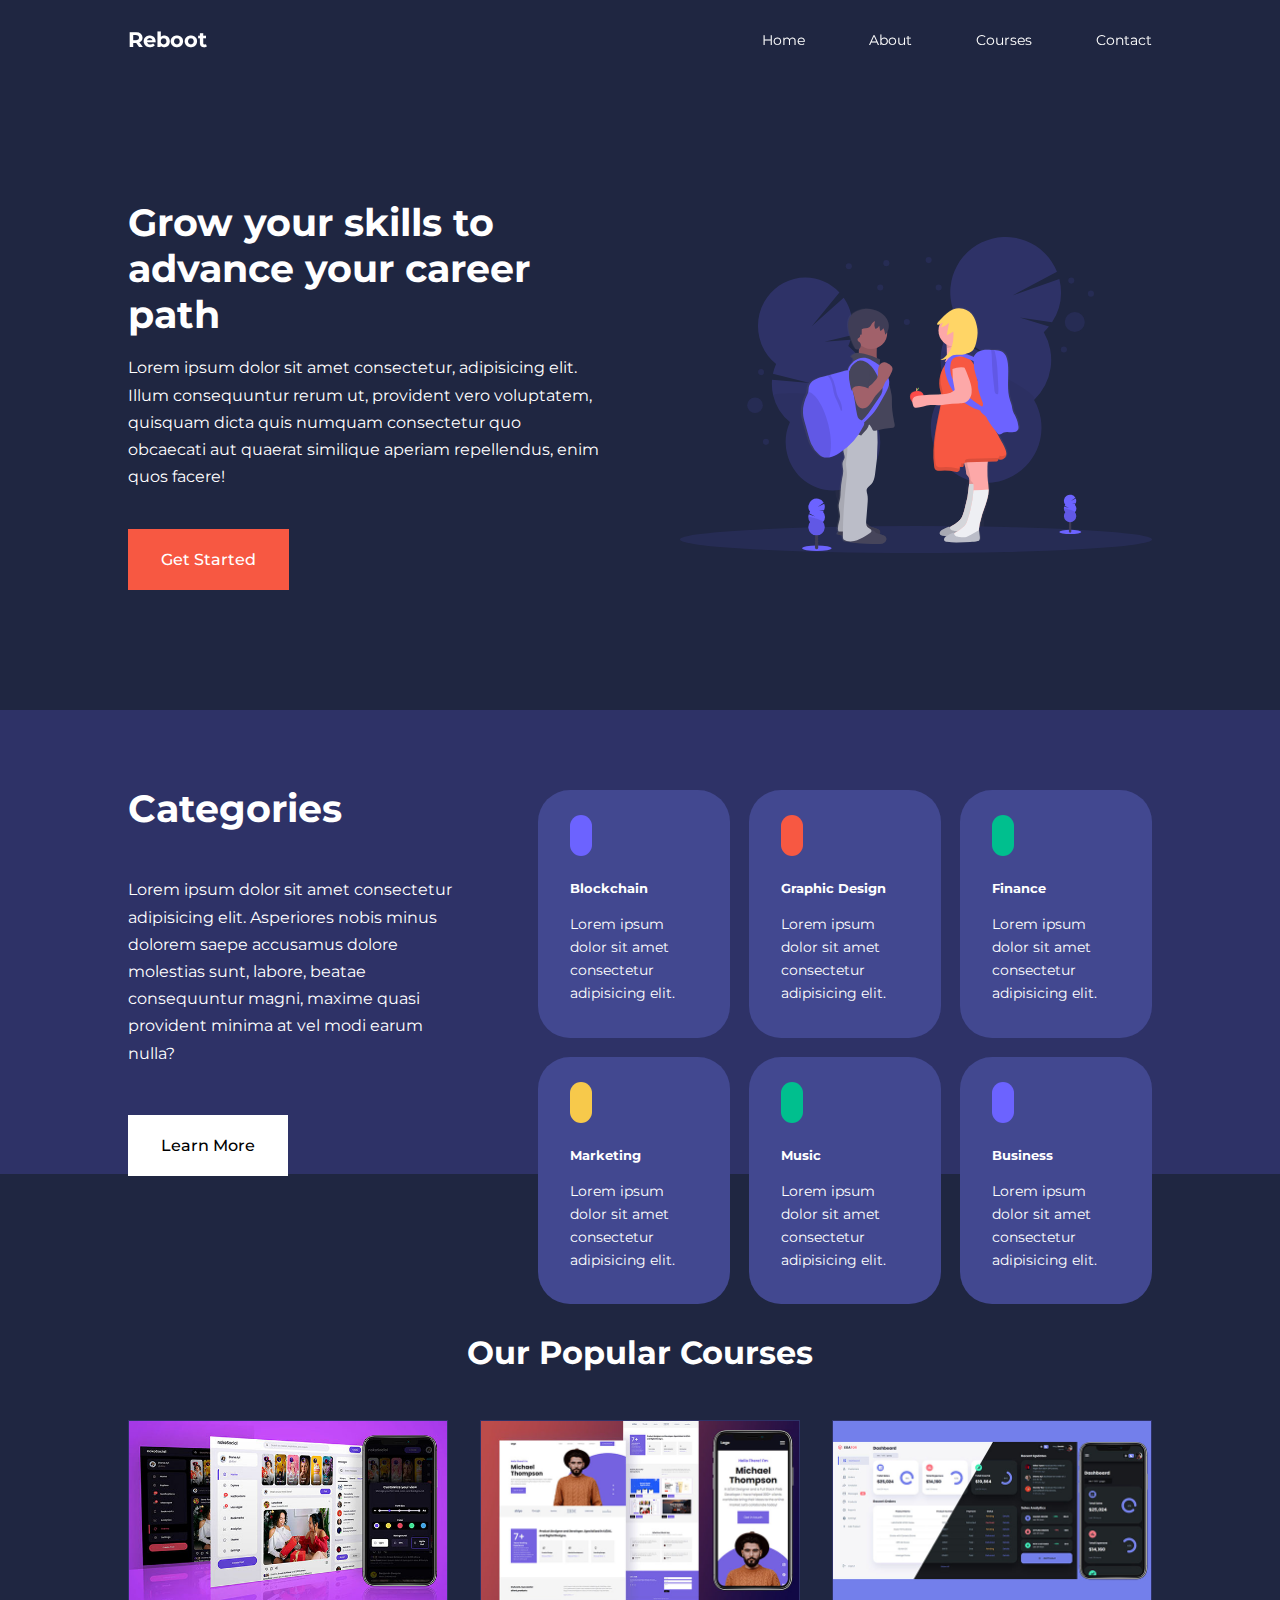
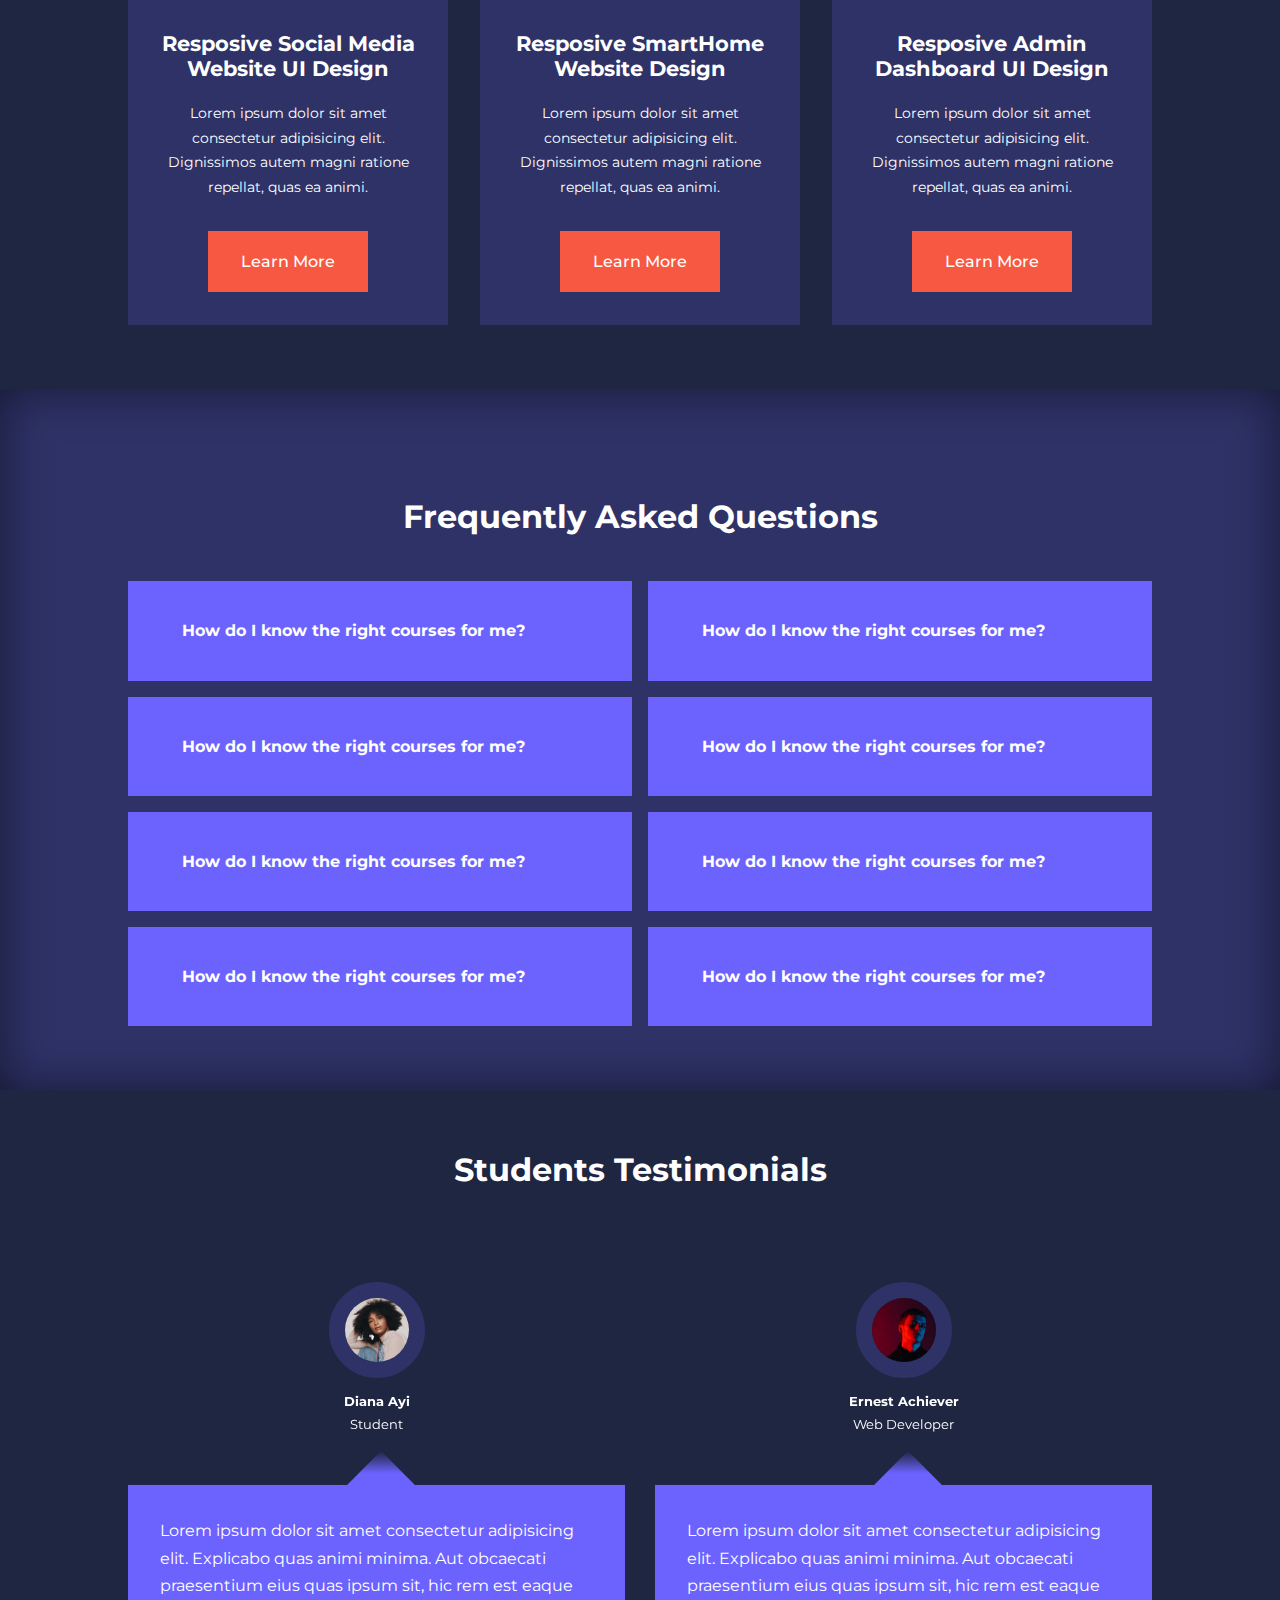
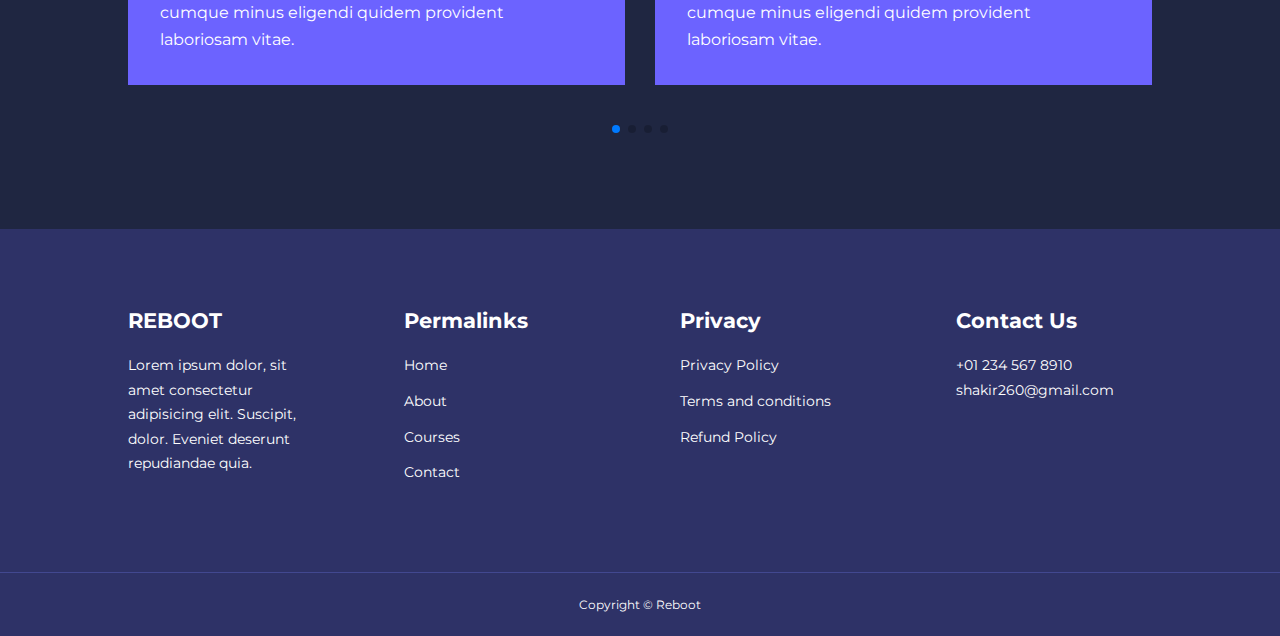
<file: index.html>
<!DOCTYPE html>
<html lang="es">
  <head>
    <meta charset="UTF-8">
    <meta http-equiv="X-UA-Compatible" content="IE=edge">
    <meta name="viewport" content="width=device-width, initial-scale=1.0">
    <title>Education Website</title>

    <!-- ICONSCOUT CDN -->
    <link rel="stylesheet" href="https://unicons.iconscout.com/release/v2.1.6/css/unicons.css">

    <!-- GOOGLE FONTS (MONTSERRAT) -->
    <link rel="preconnect" href="https://fonts.googleapis.com">
    <link rel="preconnect" href="https://fonts.gstatic.com" crossorigin>
    <link rel="stylesheet" href="https://fonts.googleapis.com/css2?family=Montserrat:wght@300;400;500;600;700:800:900@display=swap">

    <!-- SWIPER JS -->
    <link rel="stylesheet" href="https://cdn.jsdelivr.net/npm/swiper@10/swiper-bundle.min.css" />

    <link rel="stylesheet" href="./css/styles.css">
  </head>
  <body>
    <!-----------------------------START OF NAVBAR-------------------------------->
    <nav>
      <div class="container nav__container">
        <a href="index.html"><h4>Reboot</h4></a>
        <ul class="nav__menu">
          <li><a href="index.html">Home</a></li>
          <li><a href="about.html">About</a></li>
          <li><a href="courses.html">Courses</a></li>
          <li><a href="contact.html">Contact</a></li>
        </ul>
        <button id="open-menu-btn"><i class="uil uil-bars"></i></button>
        <button id="close-menu-btn"><i class="uil uil-multiply"></i></button>
      </div>
    </nav>
    <!-----------------------------END OF NAVBAR-------------------------------->

    <!-----------------------------START OF HEADER-------------------------------->
    <header>
      <div class="container header__container">
        <div class="header__left">
          <h1>Grow your skills to advance your career path</h1>
          <p>Lorem ipsum dolor sit amet consectetur, adipisicing elit. Illum consequuntur rerum ut, provident vero voluptatem, quisquam dicta quis numquam consectetur quo obcaecati aut quaerat similique aperiam repellendus, enim quos facere!</p>
          <a href="courses.html" class="btn btn-primary">Get Started</a>
        </div>
        <div class="header__right">
          <div class="header__right-image">
            <img src="./images/header.svg">
          </div>
        </div>
      </div>
    </header>
    <!-----------------------------END OF HEADER-------------------------------->

    <!-----------------------------START OF HEADER-------------------------------->
    <section class="categories">
      <div class="container categories__container">
        <div class="categories__left">
          <h1>Categories</h1>
          <p>Lorem ipsum dolor sit amet consectetur adipisicing elit. Asperiores nobis minus dolorem saepe accusamus dolore molestias sunt, labore, beatae consequuntur magni, maxime quasi provident minima at vel modi earum nulla?</p>
          <a href="#" class="btn">Learn More</a>
        </div>
        <div class="categories__right">
          <article class="category">
            <span class="category__icon"><i class="uil uil-bitcoin-circle"></i></span>
            <h5>Blockchain</h5>
            <p>Lorem ipsum dolor sit amet consectetur adipisicing elit.</p>
          </article>
          <article class="category">
            <span class="category__icon"><i class="uil uil-palette"></i></span>
            <h5>Graphic Design</h5>
            <p>Lorem ipsum dolor sit amet consectetur adipisicing elit.</p>
          </article>
          <article class="category">
            <span class="category__icon"><i class="uil uil-usd-circle"></i></span>
            <h5>Finance</h5>
            <p>Lorem ipsum dolor sit amet consectetur adipisicing elit.</p>
          </article>
          <article class="category">
            <span class="category__icon"><i class="uil uil-megaphone"></i></span>
            <h5>Marketing</h5>
            <p>Lorem ipsum dolor sit amet consectetur adipisicing elit.</p>
          </article>
          <article class="category">
            <span class="category__icon"><i class="uil uil-music"></i></span>
            <h5>Music</h5>
            <p>Lorem ipsum dolor sit amet consectetur adipisicing elit.</p>
          </article>
          <article class="category">
            <span class="category__icon"><i class="uil uil-puzzle-piece"></i></span>
            <h5>Business</h5>
            <p>Lorem ipsum dolor sit amet consectetur adipisicing elit.</p>
          </article>
        </div>
      </div>
    </section>
    <!-----------------------------END OF CATEGORIES-------------------------------->

    <!-----------------------------START OF COURSES-------------------------------->

    <section class="courses">
      <h2>Our Popular Courses</h2>
      <div class="container courses__container">
        <article class="course">
          <div class="course__image">
            <img src="./images/course1.jpg">
          </div>
          <div class="course__Info">
            <h4>Resposive Social Media Website UI Design</h4>
            <p>Lorem ipsum dolor sit amet consectetur adipisicing elit. Dignissimos autem magni ratione repellat, quas ea animi.</p>
            <a href="courses.html" class="btn btn-primary">Learn More</a>
          </div>
        </article>
        <article class="course">
          <div class="course__image">
            <img src="./images/course2.jpg">
          </div>
          <div class="course__Info">
            <h4>Resposive SmartHome Website Design</h4>
            <p>Lorem ipsum dolor sit amet consectetur adipisicing elit. Dignissimos autem magni ratione repellat, quas ea animi.</p>
            <a href="courses.html" class="btn btn-primary">Learn More</a>
          </div>
        </article>
        <article class="course">
          <div class="course__image">
            <img src="./images/course3.jpg">
          </div>
          <div class="course__Info">
            <h4>Resposive Admin Dashboard UI Design</h4>
            <p>Lorem ipsum dolor sit amet consectetur adipisicing elit. Dignissimos autem magni ratione repellat, quas ea animi.</p>
            <a href="courses.html" class="btn btn-primary">Learn More</a>
          </div>
        </article>
      </div>
    </section>

    <!-----------------------------END OF COURSES-------------------------------->

    <section class="faqs">
      <h2>Frequently Asked Questions</h2>
      <div class="container faqs__container">
        <article class="faq">
          <div class="faq__icon"><i class="uil uil-plus"></i></div>
          <div class="question__answer">
            <h4>How do I know the right courses for me?</h4>
            <p>Lorem ipsum dolor sit amet, consectetur adipisicing elit. Sequi praesentium iure laborum quae ullam, et sunt tempora commodi numquam quis animi neque consequatur. Nam aliquam autem provident quis maiores voluptatum!</p>
          </div>
        </article>
        <article class="faq">
          <div class="faq__icon"><i class="uil uil-plus"></i></div>
          <div class="question__answer">
            <h4>How do I know the right courses for me?</h4>
            <p>Lorem ipsum dolor sit amet, consectetur adipisicing elit. Sequi praesentium iure laborum quae ullam, et sunt tempora commodi numquam quis animi neque consequatur. Nam aliquam autem provident quis maiores voluptatum!</p>
          </div>
        </article>
        <article class="faq">
          <div class="faq__icon"><i class="uil uil-plus"></i></div>
          <div class="question__answer">
            <h4>How do I know the right courses for me?</h4>
            <p>Lorem ipsum dolor sit amet, consectetur adipisicing elit. Sequi praesentium iure laborum quae ullam, et sunt tempora commodi numquam quis animi neque consequatur. Nam aliquam autem provident quis maiores voluptatum!</p>
          </div>
        </article>
        <article class="faq">
          <div class="faq__icon"><i class="uil uil-plus"></i></div>
          <div class="question__answer">
            <h4>How do I know the right courses for me?</h4>
            <p>Lorem ipsum dolor sit amet, consectetur adipisicing elit. Sequi praesentium iure laborum quae ullam, et sunt tempora commodi numquam quis animi neque consequatur. Nam aliquam autem provident quis maiores voluptatum!</p>
          </div>
        </article>
        <article class="faq">
          <div class="faq__icon"><i class="uil uil-plus"></i></div>
          <div class="question__answer">
            <h4>How do I know the right courses for me?</h4>
            <p>Lorem ipsum dolor sit amet, consectetur adipisicing elit. Sequi praesentium iure laborum quae ullam, et sunt tempora commodi numquam quis animi neque consequatur. Nam aliquam autem provident quis maiores voluptatum!</p>
          </div>
        </article>
        <article class="faq">
          <div class="faq__icon"><i class="uil uil-plus"></i></div>
          <div class="question__answer">
            <h4>How do I know the right courses for me?</h4>
            <p>Lorem ipsum dolor sit amet, consectetur adipisicing elit. Sequi praesentium iure laborum quae ullam, et sunt tempora commodi numquam quis animi neque consequatur. Nam aliquam autem provident quis maiores voluptatum!</p>
          </div>
        </article>
        <article class="faq">
          <div class="faq__icon"><i class="uil uil-plus"></i></div>
          <div class="question__answer">
            <h4>How do I know the right courses for me?</h4>
            <p>Lorem ipsum dolor sit amet, consectetur adipisicing elit. Sequi praesentium iure laborum quae ullam, et sunt tempora commodi numquam quis animi neque consequatur. Nam aliquam autem provident quis maiores voluptatum!</p>
          </div>
        </article>
        <article class="faq">
          <div class="faq__icon"><i class="uil uil-plus"></i></div>
          <div class="question__answer">
            <h4>How do I know the right courses for me?</h4>
            <p>Lorem ipsum dolor sit amet, consectetur adipisicing elit. Sequi praesentium iure laborum quae ullam, et sunt tempora commodi numquam quis animi neque consequatur. Nam aliquam autem provident quis maiores voluptatum!</p>
          </div>
        </article>
      </div>
    </section>

    <section class="container testimonials__container swiper mySwiper">
      <h2>Students Testimonials</h2>
      <div class="swiper-wrapper">
        <article class="testimonial swiper-slide">
          <div class="avatar">
            <img src="./images/avatar1.jpg">
          </div>
          <div class="testimonial__info">
            <h5>Diana Ayi</h5>
            <small>Student</small>
          </div>
          <div class="testimonial__body">
            <p>Lorem ipsum dolor sit amet consectetur adipisicing elit. Explicabo quas animi minima. Aut obcaecati praesentium eius quas ipsum sit, hic rem est eaque cumque minus eligendi quidem provident laboriosam vitae.</p>
          </div>
        </article>
        <article class="testimonial swiper-slide">
          <div class="avatar">
            <img src="./images/avatar2.jpg">
          </div>
          <div class="testimonial__info">
            <h5>Ernest Achiever</h5>
            <small>Web Developer</small>
          </div>
          <div class="testimonial__body">
            <p>Lorem ipsum dolor sit amet consectetur adipisicing elit. Explicabo quas animi minima. Aut obcaecati praesentium eius quas ipsum sit, hic rem est eaque cumque minus eligendi quidem provident laboriosam vitae.</p>
          </div>
        </article>
        <article class="testimonial swiper-slide">
          <div class="avatar">
            <img src="./images/avatar3.jpg">
          </div>
          <div class="testimonial__info">
            <h5>Edem Quist</h5>
            <small>Student</small>
          </div>
          <div class="testimonial__body">
            <p>Lorem ipsum dolor sit amet consectetur adipisicing elit. Explicabo quas animi minima. Aut obcaecati praesentium eius quas ipsum sit, hic rem est eaque cumque minus eligendi quidem provident laboriosam vitae.</p>
          </div>
        </article>
        <article class="testimonial swiper-slide">
          <div class="avatar">
            <img src="./images/avatar4.jpg">
          </div>
          <div class="testimonial__info">
            <h5>Juan Perez</h5>
            <small>Student</small>
          </div>
          <div class="testimonial__body">
            <p>Lorem ipsum dolor sit amet consectetur adipisicing elit. Explicabo quas animi minima. Aut obcaecati praesentium eius quas ipsum sit, hic rem est eaque cumque minus eligendi quidem provident laboriosam vitae.</p>
          </div>
        </article>
        <article class="testimonial swiper-slide">
          <div class="avatar">
            <img src="./images/avatar5.jpg">
          </div>
          <div class="testimonial__info">
            <h5>Juana Diaz</h5>
            <small>Student</small>
          </div>
          <div class="testimonial__body">
            <p>Lorem ipsum dolor sit amet consectetur adipisicing elit. Explicabo quas animi minima. Aut obcaecati praesentium eius quas ipsum sit, hic rem est eaque cumque minus eligendi quidem provident laboriosam vitae.</p>
          </div>
        </article>  
      </div>
      <div class="swiper-pagination"></div>
    </section>

    <footer>
      <div class="container footer__container">
        <div class="footer__1">
          <a href="index.html" class="footer__logo"><h4>REBOOT</h4></a>
          <p>Lorem ipsum dolor, sit amet consectetur adipisicing elit. Suscipit, dolor. Eveniet deserunt repudiandae quia.</p>
        </div>
        <div class="footer__2">
          <h4>Permalinks</h4>
          <ul class="permalinks">
            <li><a href="index.html">Home</a></li>
            <li><a href="about.html">About</a></li>
            <li><a href="courses.html">Courses</a></li>
            <li><a href="contact.html">Contact</a></li>
          </ul>
        </div>
        <div class="footer__3">
          <h4>Privacy</h4>
          <ul class="privacy">
            <li><a href="#">Privacy Policy</a></li>
            <li><a href="#">Terms and conditions</a></li>
            <li><a href="#">Refund Policy</a></li>
          </ul>
        </div>
        <div class="footer__4">
          <h4>Contact Us</h4>
          <div>
            <p>+01 234 567 8910</p>
            <p>shakir260@gmail.com</p>
          </div>
          
          <ul class="footer__socials">
            <li><a href="#"><i class="uil uil-facebook-f"></i></a></li>
            <li><a href="#"><i class="uil uil-instagram-alt"></i></a></li>
            <li><a href="#"><i class="uil uil-twitter"></i></a></li>
            <li><a href="#"><i class="uil uil-linkedin-alt"></i></a></li>
          </ul>
        </div>
      </div>
      <div class="footer__copyright">
        <small>Copyright &copy; Reboot</small>
      </div>
    </footer>

    <script src="https://cdn.jsdelivr.net/npm/swiper@10/swiper-bundle.min.js"></script>
    <script src="./main.js"></script>

    <script>
      var swiper = new Swiper(".mySwiper", {
        slidesPerView: 2,
        spaceBetween: 30,
        pagination: {
          el: ".swiper-pagination",
          clickable: true,
        },
      });
    </script>
  </body>
</html>
</file>
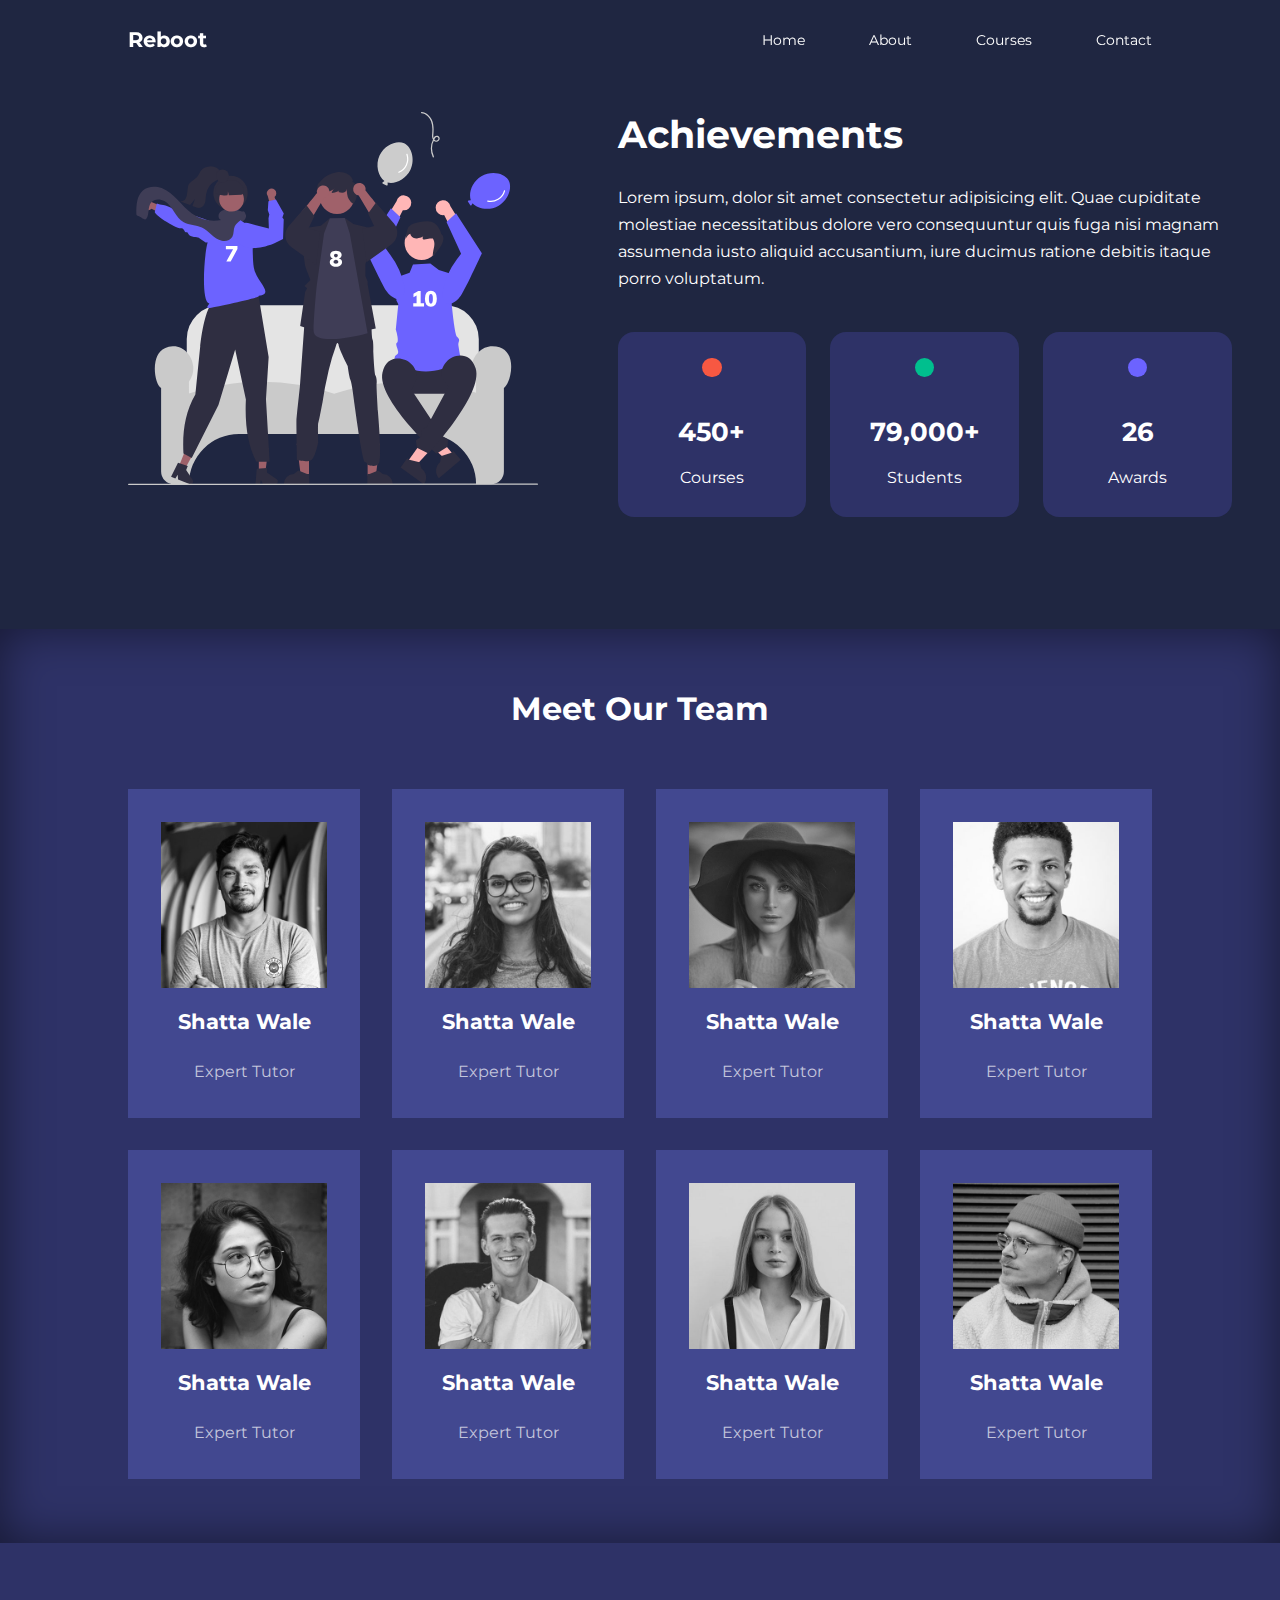
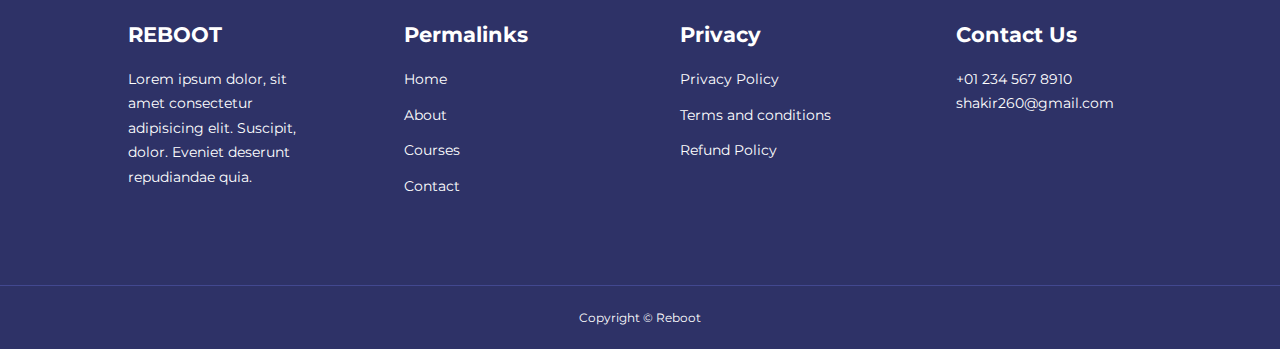
<file: about.html>
<!DOCTYPE html>
<html lang="es">
  <head>
    <meta charset="UTF-8">
    <meta http-equiv="X-UA-Compatible" content="IE=edge">
    <meta name="viewport" content="width=device-width, initial-scale=1.0">
    <title>Education Website</title>

    <!-- ICONSCOUT CDN -->
    <link rel="stylesheet" href="https://unicons.iconscout.com/release/v2.1.6/css/unicons.css">

    <!-- GOOGLE FONTS (MONTSERRAT) -->
    <link rel="preconnect" href="https://fonts.googleapis.com">
    <link rel="preconnect" href="https://fonts.gstatic.com" crossorigin>
    <link rel="stylesheet" href="https://fonts.googleapis.com/css2?family=Montserrat:wght@300;400;500;600;700:800:900@display=swap">

    <link rel="stylesheet" href="./css/styles.css">
    <link rel="stylesheet" href="./css/about.css">
  </head>
  <body>
    <!-----------------------------START OF NAVBAR-------------------------------->
    <nav>
      <div class="container nav__container">
        <a href="index.html"><h4>Reboot</h4></a>
        <ul class="nav__menu">
          <li><a href="index.html">Home</a></li>
          <li><a href="about.html">About</a></li>
          <li><a href="courses.html">Courses</a></li>
          <li><a href="contact.html">Contact</a></li>
        </ul>
        <button id="open-menu-btn"><i class="uil uil-bars"></i></button>
        <button id="close-menu-btn"><i class="uil uil-multiply"></i></button>
      </div>
    </nav>
    <!-----------------------------END OF NAVBAR-------------------------------->

    <section class="about__achievements">
      <div class="container about__achievements-container">
        <div class="about__achievements-left">
          <img src="./images/about achievements.svg" alt="">
        </div>

        <div class="about__achievements-right">
          <h1>Achievements</h1>
          <p>Lorem ipsum, dolor sit amet consectetur adipisicing elit. Quae cupiditate molestiae necessitatibus dolore vero consequuntur quis fuga nisi magnam assumenda iusto aliquid accusantium, iure ducimus ratione debitis itaque porro voluptatum.</p>
          <div class="achievements__cards">
            <article class="achievement__card">
              <span class="achievement__icon">
                <i class="uil uil-video"></i>
              </span>
              <h3>450+</h3>
              <p>Courses</p>
            </article>
            <article class="achievement__card">
              <span class="achievement__icon">
                <i class="uil uil-users-alt"></i>
              </span>
              <h3>79,000+</h3>
              <p>Students</p>
            </article>
            <article class="achievement__card">
              <span class="achievement__icon">
                <i class="uil uil-trophy"></i>
              </span>
              <h3>26</h3>
              <p>Awards</p>
            </article>
          </div>
        </div>
      </div>
    </section>

    <section class="team">
      <h2>Meet Our Team</h2>
      <div class="container team__container">
        <article class="team__member">
          <div class="team__member-image">
            <img src="./images/tm1.jpg">
          </div>
          <div class="team__member-info">
            <h4>Shatta Wale</h4>
            <p>Expert Tutor</p>
          </div>
          <div class="team__member-socials">
            <a href="http://instagram.com" target="_blank"><i class="uil uil-instagram"></i></a>
            <a href="http://twitter.com" target="_blank"><i class="uil uil-twitter-alt"></i></a>
            <a href="http://linkedin.com" target="_blank"><i class="uil uil-linkedin-alt"></i></a>
          </div>
        </article>

        <article class="team__member">
          <div class="team__member-image">
            <img src="./images/tm2.jpg">
          </div>
          <div class="team__member-info">
            <h4>Shatta Wale</h4>
            <p>Expert Tutor</p>
          </div>
          <div class="team__member-socials">
            <a href="http://instagram.com" target="_blank"><i class="uil uil-instagram"></i></a>
            <a href="http://twitter.com" target="_blank"><i class="uil uil-twitter-alt"></i></a>
            <a href="http://linkedin.com" target="_blank"><i class="uil uil-linkedin-alt"></i></a>
          </div>
        </article>
        <article class="team__member">
          <div class="team__member-image">
            <img src="./images/tm3.jpg">
          </div>
          <div class="team__member-info">
            <h4>Shatta Wale</h4>
            <p>Expert Tutor</p>
          </div>
          <div class="team__member-socials">
            <a href="http://instagram.com" target="_blank"><i class="uil uil-instagram"></i></a>
            <a href="http://twitter.com" target="_blank"><i class="uil uil-twitter-alt"></i></a>
            <a href="http://linkedin.com" target="_blank"><i class="uil uil-linkedin-alt"></i></a>
          </div>
        </article>
        <article class="team__member">
          <div class="team__member-image">
            <img src="./images/tm4.jpg">
          </div>
          <div class="team__member-info">
            <h4>Shatta Wale</h4>
            <p>Expert Tutor</p>
          </div>
          <div class="team__member-socials">
            <a href="http://instagram.com" target="_blank"><i class="uil uil-instagram"></i></a>
            <a href="http://twitter.com" target="_blank"><i class="uil uil-twitter-alt"></i></a>
            <a href="http://linkedin.com" target="_blank"><i class="uil uil-linkedin-alt"></i></a>
          </div>
        </article>
        <article class="team__member">
          <div class="team__member-image">
            <img src="./images/tm5.jpg">
          </div>
          <div class="team__member-info">
            <h4>Shatta Wale</h4>
            <p>Expert Tutor</p>
          </div>
          <div class="team__member-socials">
            <a href="http://instagram.com" target="_blank"><i class="uil uil-instagram"></i></a>
            <a href="http://twitter.com" target="_blank"><i class="uil uil-twitter-alt"></i></a>
            <a href="http://linkedin.com" target="_blank"><i class="uil uil-linkedin-alt"></i></a>
          </div>
        </article>
        <article class="team__member">
          <div class="team__member-image">
            <img src="./images/tm6.jpg">
          </div>
          <div class="team__member-info">
            <h4>Shatta Wale</h4>
            <p>Expert Tutor</p>
          </div>
          <div class="team__member-socials">
            <a href="http://instagram.com" target="_blank"><i class="uil uil-instagram"></i></a>
            <a href="http://twitter.com" target="_blank"><i class="uil uil-twitter-alt"></i></a>
            <a href="http://linkedin.com" target="_blank"><i class="uil uil-linkedin-alt"></i></a>
          </div>
        </article>
        <article class="team__member">
          <div class="team__member-image">
            <img src="./images/tm7.jpg">
          </div>
          <div class="team__member-info">
            <h4>Shatta Wale</h4>
            <p>Expert Tutor</p>
          </div>
          <div class="team__member-socials">
            <a href="http://instagram.com" target="_blank"><i class="uil uil-instagram"></i></a>
            <a href="http://twitter.com" target="_blank"><i class="uil uil-twitter-alt"></i></a>
            <a href="http://linkedin.com" target="_blank"><i class="uil uil-linkedin-alt"></i></a>
          </div>
        </article>
        <article class="team__member">
          <div class="team__member-image">
            <img src="./images/tm8.jpg">
          </div>
          <div class="team__member-info">
            <h4>Shatta Wale</h4>
            <p>Expert Tutor</p>
          </div>
          <div class="team__member-socials">
            <a href="http://instagram.com" target="_blank"><i class="uil uil-instagram"></i></a>
            <a href="http://twitter.com" target="_blank"><i class="uil uil-twitter-alt"></i></a>
            <a href="http://linkedin.com" target="_blank"><i class="uil uil-linkedin-alt"></i></a>
          </div>
        </article>
      </div>
    </section>

    <footer>
      <div class="container footer__container">
        <div class="footer__1">
          <a href="index.html" class="footer__logo"><h4>REBOOT</h4></a>
          <p>Lorem ipsum dolor, sit amet consectetur adipisicing elit. Suscipit, dolor. Eveniet deserunt repudiandae quia.</p>
        </div>
        <div class="footer__2">
          <h4>Permalinks</h4>
          <ul class="permalinks">
            <li><a href="index.html">Home</a></li>
            <li><a href="about.html">About</a></li>
            <li><a href="courses.html">Courses</a></li>
            <li><a href="contact.html">Contact</a></li>
          </ul>
        </div>
        <div class="footer__3">
          <h4>Privacy</h4>
          <ul class="privacy">
            <li><a href="#">Privacy Policy</a></li>
            <li><a href="#">Terms and conditions</a></li>
            <li><a href="#">Refund Policy</a></li>
          </ul>
        </div>
        <div class="footer__4">
          <h4>Contact Us</h4>
          <div>
            <p>+01 234 567 8910</p>
            <p>shakir260@gmail.com</p>
          </div>
          
          <ul class="footer__socials">
            <li><a href="#"><i class="uil uil-facebook-f"></i></a></li>
            <li><a href="#"><i class="uil uil-instagram-alt"></i></a></li>
            <li><a href="#"><i class="uil uil-twitter"></i></a></li>
            <li><a href="#"><i class="uil uil-linkedin-alt"></i></a></li>
          </ul>
        </div>
      </div>
      <div class="footer__copyright">
        <small>Copyright &copy; Reboot</small>
      </div>
    </footer>

    <script src="./main.js"></script>
  </body>
</html>
</file>
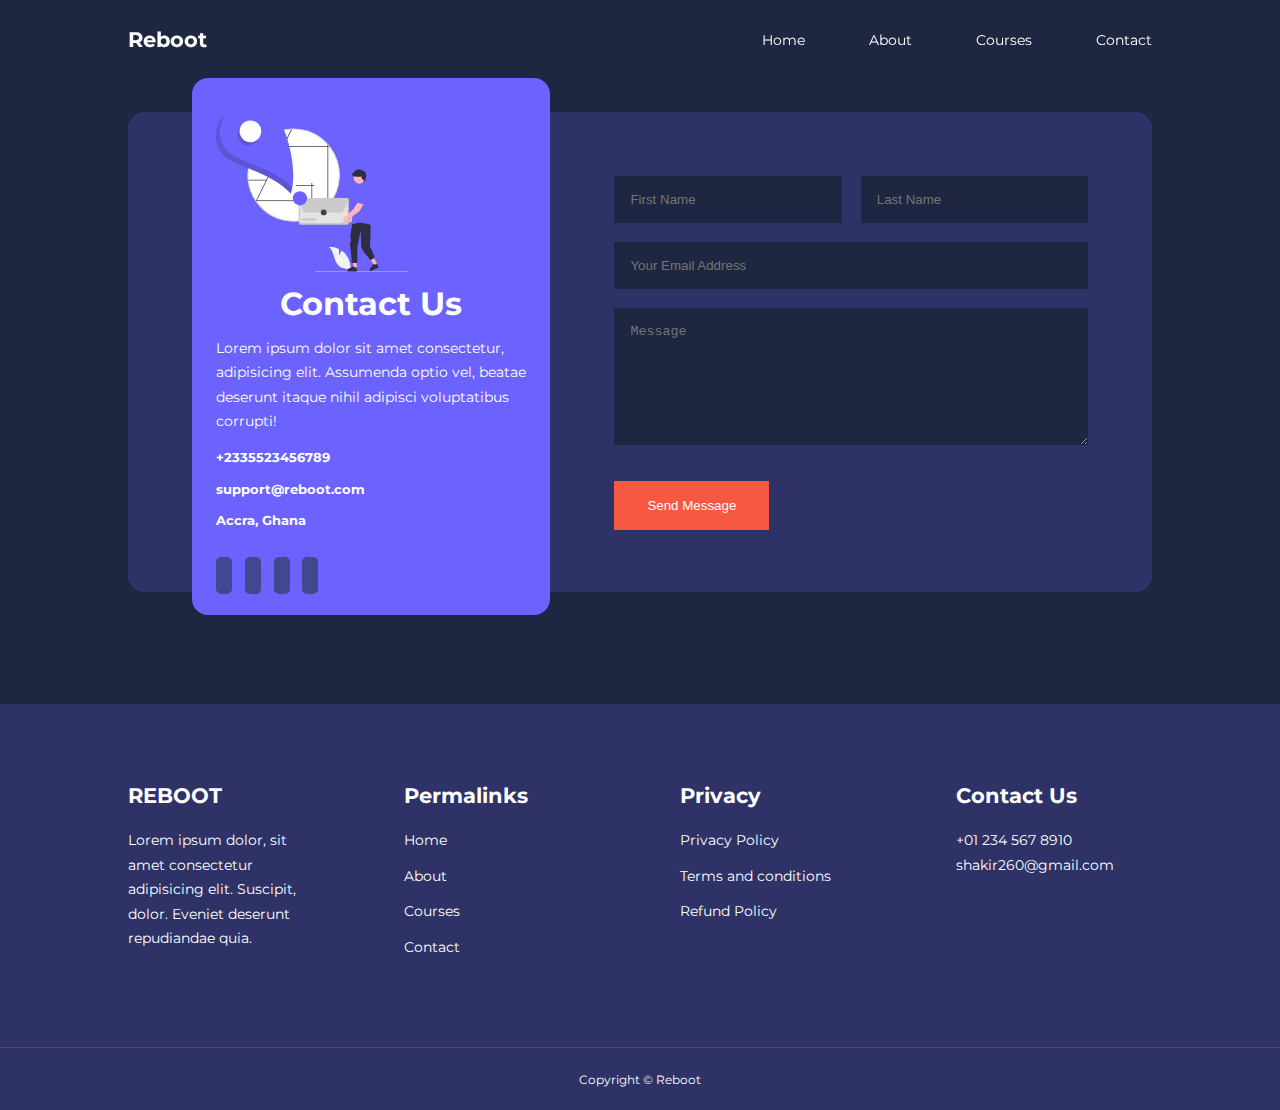
<file: contact.html>
<!DOCTYPE html>
<html lang="es">
  <head>
    <meta charset="UTF-8">
    <meta http-equiv="X-UA-Compatible" content="IE=edge">
    <meta name="viewport" content="width=device-width, initial-scale=1.0">
    <title>Education Website</title>

    <!-- ICONSCOUT CDN -->
    <link rel="stylesheet" href="https://unicons.iconscout.com/release/v2.1.6/css/unicons.css">

    <!-- GOOGLE FONTS (MONTSERRAT) -->
    <link rel="preconnect" href="https://fonts.googleapis.com">
    <link rel="preconnect" href="https://fonts.gstatic.com" crossorigin>
    <link rel="stylesheet" href="https://fonts.googleapis.com/css2?family=Montserrat:wght@300;400;500;600;700:800:900@display=swap">

    <link rel="stylesheet" href="./css/styles.css">
    <link rel="stylesheet" href="./css/contact.css">
  </head>
  <body>
    <!-----------------------------START OF NAVBAR-------------------------------->
    <nav>
      <div class="container nav__container">
        <a href="index.html"><h4>Reboot</h4></a>
        <ul class="nav__menu">
          <li><a href="index.html">Home</a></li>
          <li><a href="about.html">About</a></li>
          <li><a href="courses.html">Courses</a></li>
          <li><a href="contact.html">Contact</a></li>
        </ul>
        <button id="open-menu-btn"><i class="uil uil-bars"></i></button>
        <button id="close-menu-btn"><i class="uil uil-multiply"></i></button>
      </div>
    </nav>
    <!-----------------------------END OF NAVBAR-------------------------------->

    <section class="contact">
      <div class="container contact__container">
        <aside class="contact__aside">
          <div class="aside__image">
            <img src="./images/contact.svg">
          </div>
          <h2>Contact Us</h2>
          <p>Lorem ipsum dolor sit amet consectetur, adipisicing elit. Assumenda optio vel, beatae deserunt itaque nihil adipisci voluptatibus corrupti!</p>
          <ul class="contact__details">
            <li>
              <i class="uil uil-phone-times"></i>
              <h5>+2335523456789</h5>
            </li>
            <li>
              <i class="uil uil-envelope"></i>
              <h5>support@reboot.com</h5>
            </li>
            <li>
              <i class="uil uil-location-point"></i>
              <h5>Accra, Ghana</h5>
            </li>
          </ul>
          <ul class="contact__socials">
            <li>
              <a href="https://facebook.com">
                <i class="uil uil-facebook-f"></i>
              </a>
            </li>
            <li>
              <a href="https://instagram.com">
                <i class="uil uil-instagram"></i>
              </a>
            </li>
            <li>
              <a href="https://twitter.com">
                <i class="uil uil-twitter"></i>
              </a>
            </li>
            <li>
              <a href="https://linkedin.com">
                <i class="uil uil-linkedin-alt"></i>
              </a>
            </li>
          </ul>
        </aside>
        
        <form class="contact__form">
          <div class="form__name">
            <input type="text" name="First Name" placeholder="First Name" required>
            <input type="text" name="Last Name" placeholder="Last Name" required>
          </div>
          <input type="email" name="Email Address" placeholder="Your Email Address" required>
          <textarea name="Message" rows="7" placeholder="Message" required></textarea>
          <button type="submit" class="btn btn-primary">Send Message</button>
        </form>
      </div>
    </section>

    <footer>
      <div class="container footer__container">
        <div class="footer__1">
          <a href="index.html" class="footer__logo"><h4>REBOOT</h4></a>
          <p>Lorem ipsum dolor, sit amet consectetur adipisicing elit. Suscipit, dolor. Eveniet deserunt repudiandae quia.</p>
        </div>
        <div class="footer__2">
          <h4>Permalinks</h4>
          <ul class="permalinks">
            <li><a href="index.html">Home</a></li>
            <li><a href="about.html">About</a></li>
            <li><a href="courses.html">Courses</a></li>
            <li><a href="contact.html">Contact</a></li>
          </ul>
        </div>
        <div class="footer__3">
          <h4>Privacy</h4>
          <ul class="privacy">
            <li><a href="#">Privacy Policy</a></li>
            <li><a href="#">Terms and conditions</a></li>
            <li><a href="#">Refund Policy</a></li>
          </ul>
        </div>
        <div class="footer__4">
          <h4>Contact Us</h4>
          <div>
            <p>+01 234 567 8910</p>
            <p>shakir260@gmail.com</p>
          </div>
          
          <ul class="footer__socials">
            <li><a href="#"><i class="uil uil-facebook-f"></i></a></li>
            <li><a href="#"><i class="uil uil-instagram-alt"></i></a></li>
            <li><a href="#"><i class="uil uil-twitter"></i></a></li>
            <li><a href="#"><i class="uil uil-linkedin-alt"></i></a></li>
          </ul>
        </div>
      </div>
      <div class="footer__copyright">
        <small>Copyright &copy; Reboot</small>
      </div>
    </footer>

    <script src="./main.js"></script>
  </body>
</html>
</file>
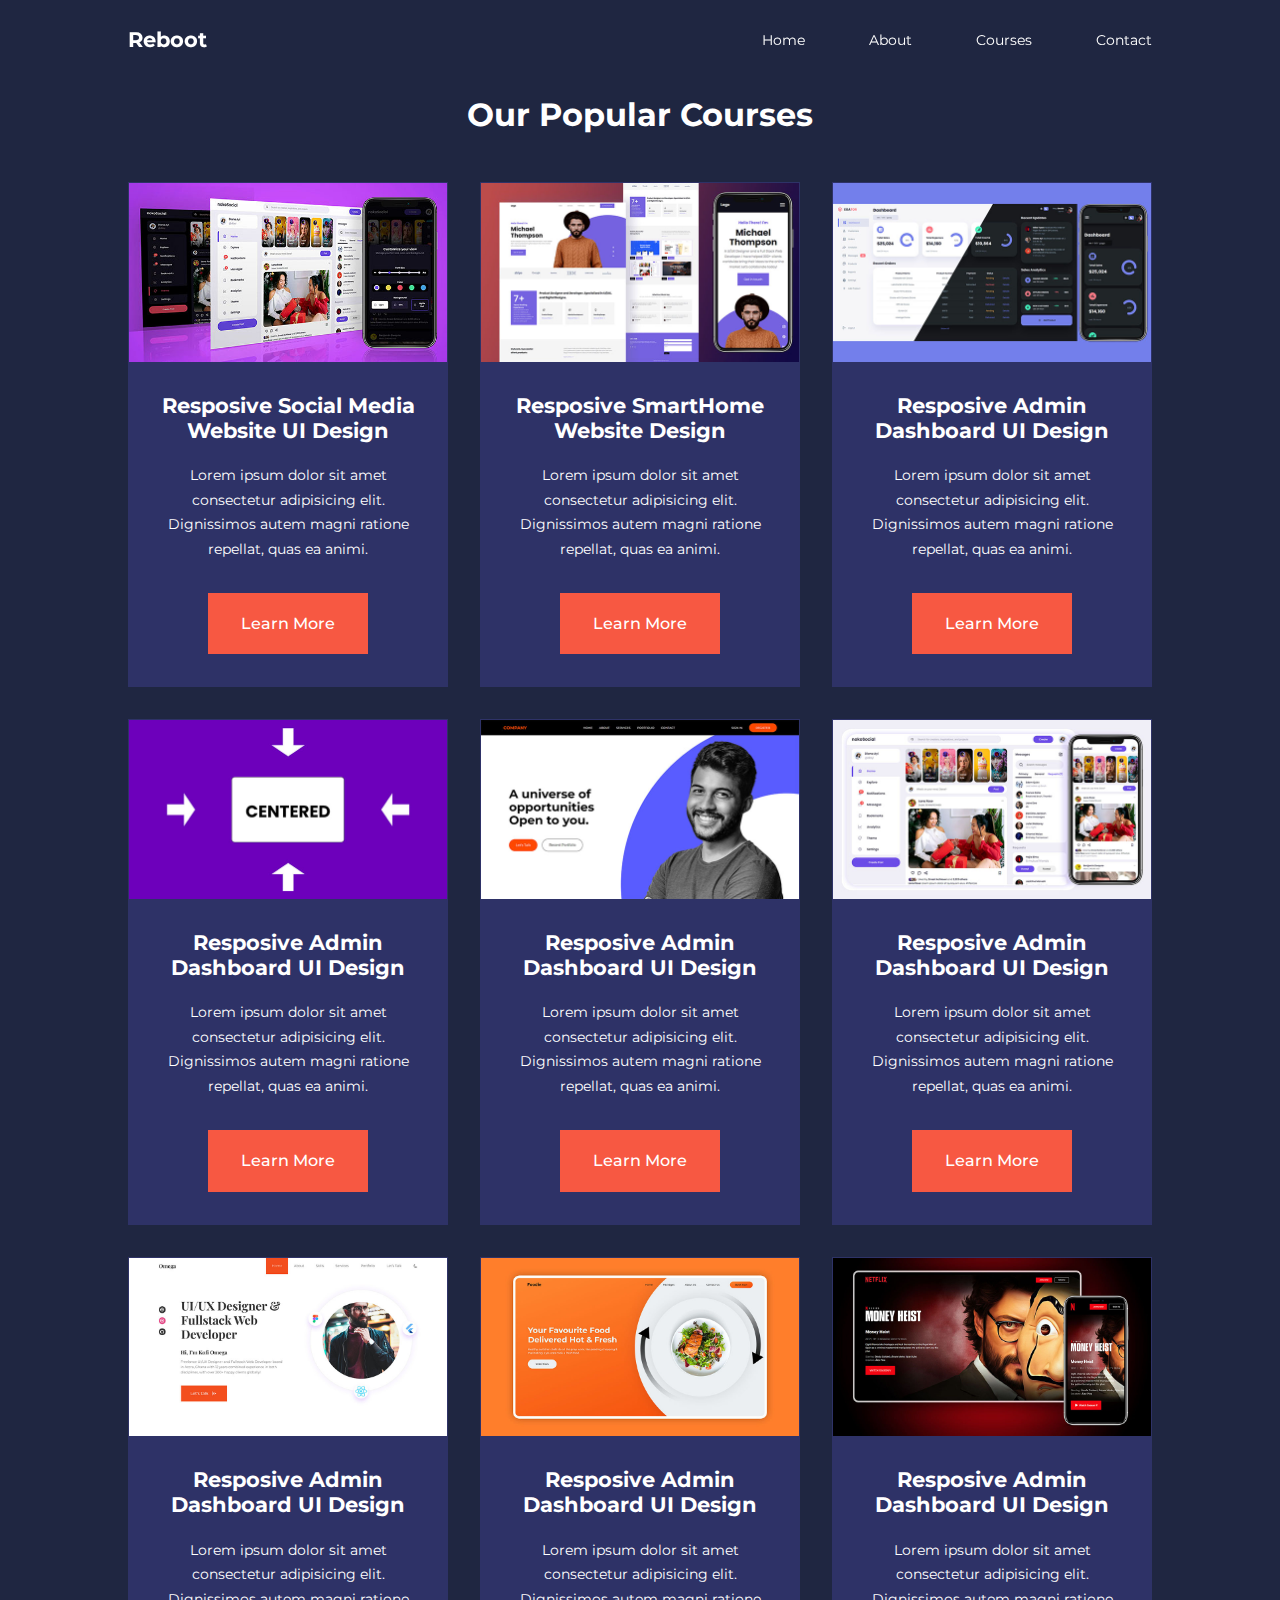
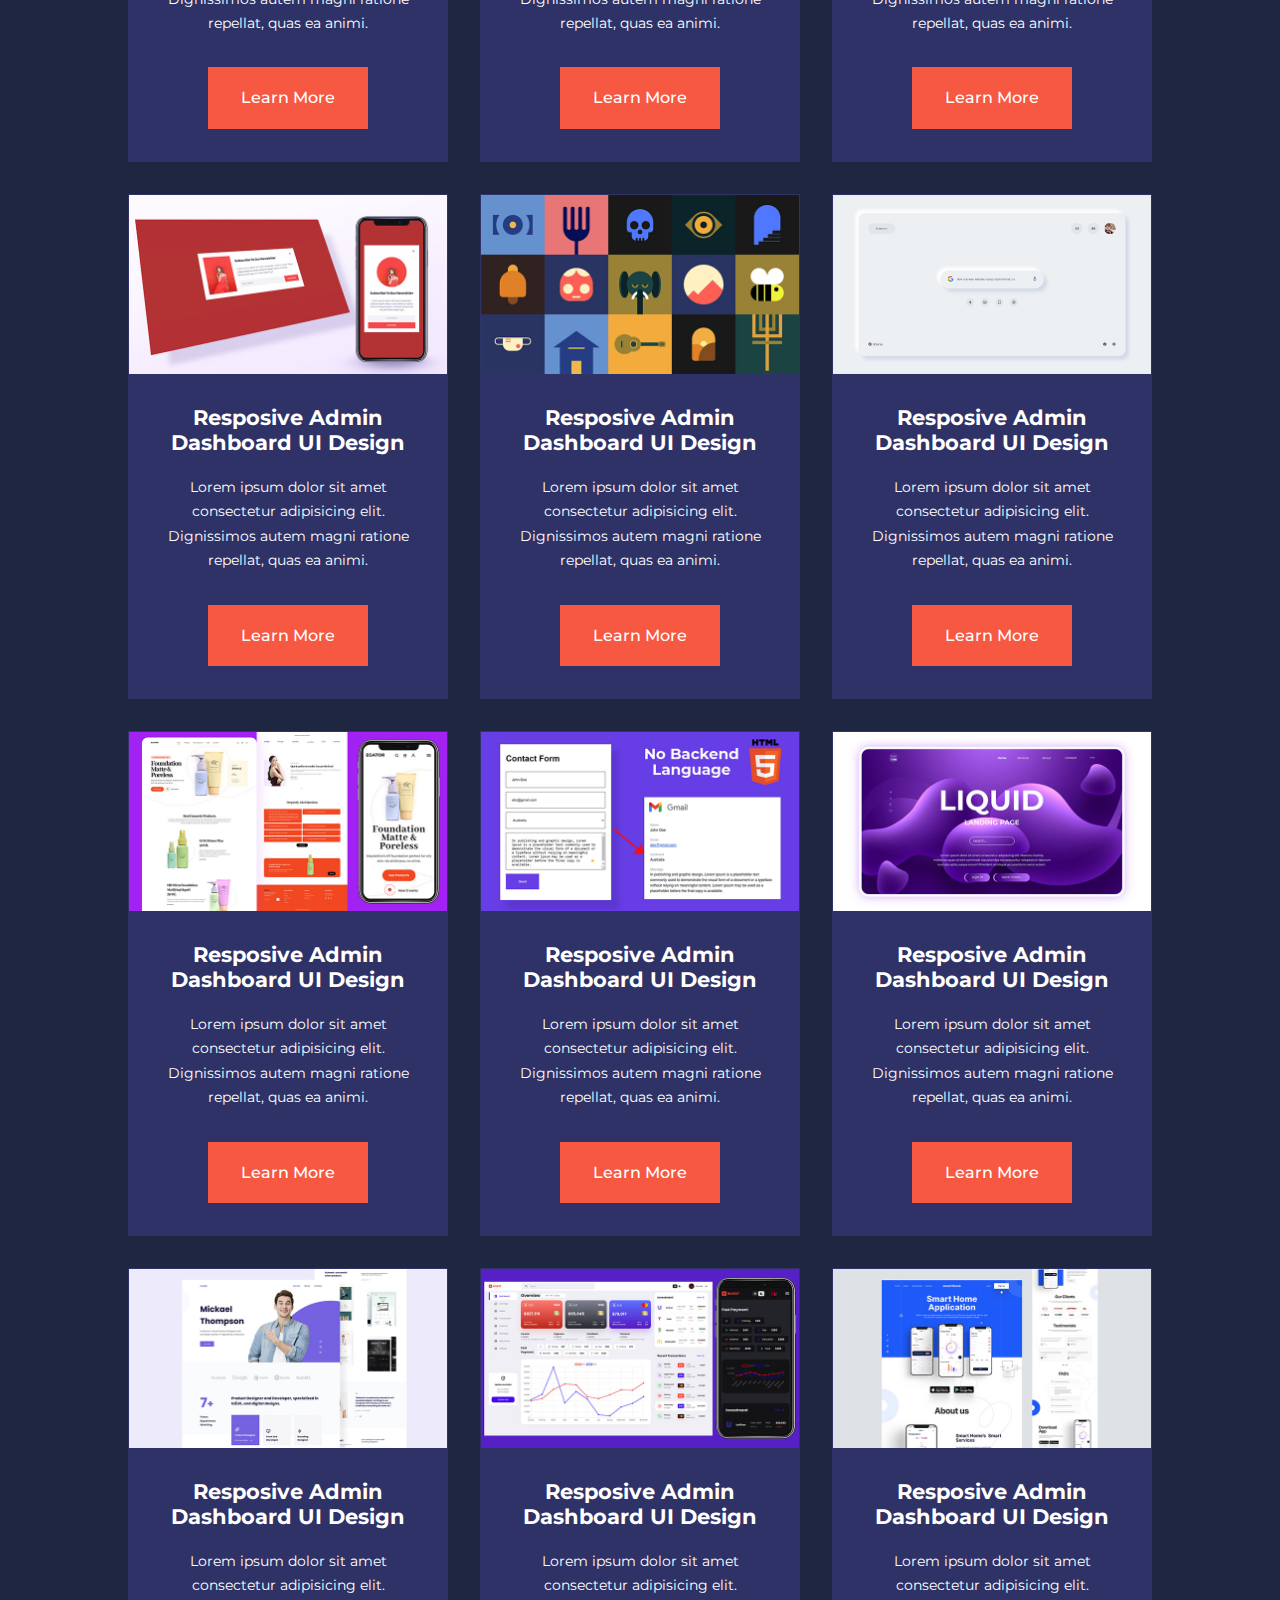
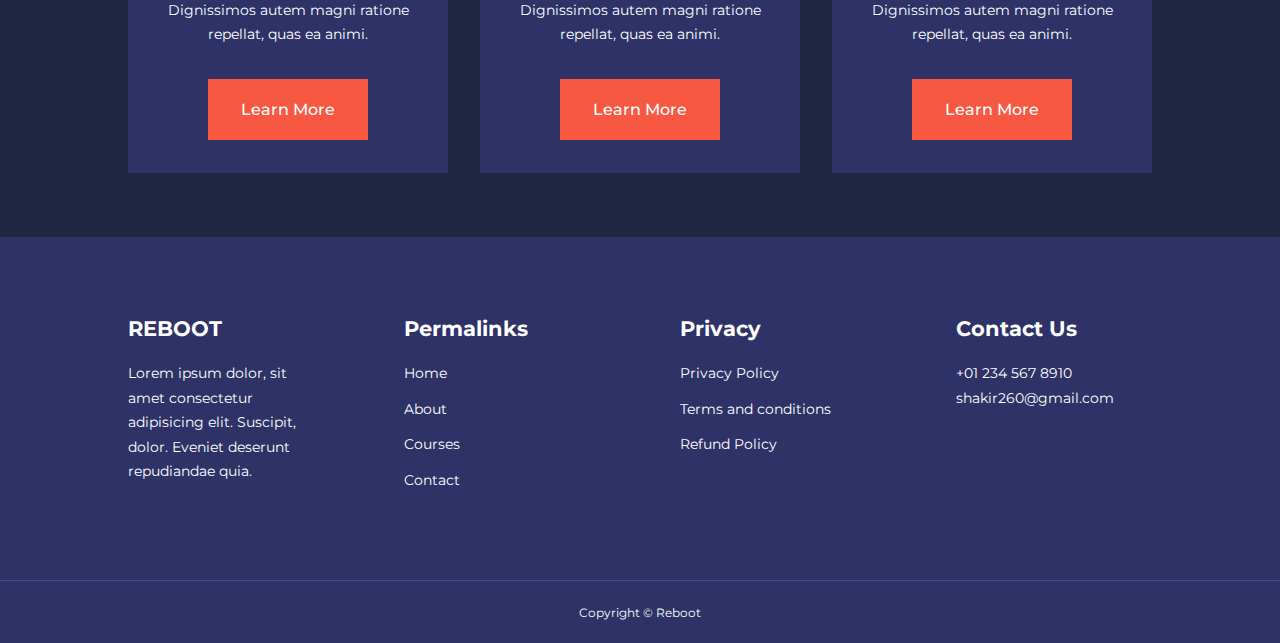
<file: courses.html>
<!DOCTYPE html>
<html lang="es">
  <head>
    <meta charset="UTF-8">
    <meta http-equiv="X-UA-Compatible" content="IE=edge">
    <meta name="viewport" content="width=device-width, initial-scale=1.0">
    <title>Education Website</title>

    <!-- ICONSCOUT CDN -->
    <link rel="stylesheet" href="https://unicons.iconscout.com/release/v2.1.6/css/unicons.css">

    <!-- GOOGLE FONTS (MONTSERRAT) -->
    <link rel="preconnect" href="https://fonts.googleapis.com">
    <link rel="preconnect" href="https://fonts.gstatic.com" crossorigin>
    <link rel="stylesheet" href="https://fonts.googleapis.com/css2?family=Montserrat:wght@300;400;500;600;700:800:900@display=swap">

    <link rel="stylesheet" href="./css/styles.css">
    <style>
      .courses {
        margin-top: 6rem;
      }
    </style>
  </head>
  <body>
    <!-----------------------------START OF NAVBAR-------------------------------->
    <nav>
      <div class="container nav__container">
        <a href="index.html"><h4>Reboot</h4></a>
        <ul class="nav__menu">
          <li><a href="index.html">Home</a></li>
          <li><a href="about.html">About</a></li>
          <li><a href="courses.html">Courses</a></li>
          <li><a href="contact.html">Contact</a></li>
        </ul>
        <button id="open-menu-btn"><i class="uil uil-bars"></i></button>
        <button id="close-menu-btn"><i class="uil uil-multiply"></i></button>
      </div>
    </nav>
    <!-----------------------------END OF NAVBAR-------------------------------->

    <!-----------------------------START OF COURSES-------------------------------->

    <section class="courses">
      <h2>Our Popular Courses</h2>
      <div class="container courses__container">
        <article class="course">
          <div class="course__image">
            <img src="./images/course1.jpg">
          </div>
          <div class="course__Info">
            <h4>Resposive Social Media Website UI Design</h4>
            <p>Lorem ipsum dolor sit amet consectetur adipisicing elit. Dignissimos autem magni ratione repellat, quas ea animi.</p>
            <a href="courses.html" class="btn btn-primary">Learn More</a>
          </div>
        </article>
        <article class="course">
          <div class="course__image">
            <img src="./images/course2.jpg">
          </div>
          <div class="course__Info">
            <h4>Resposive SmartHome Website Design</h4>
            <p>Lorem ipsum dolor sit amet consectetur adipisicing elit. Dignissimos autem magni ratione repellat, quas ea animi.</p>
            <a href="courses.html" class="btn btn-primary">Learn More</a>
          </div>
        </article>
        <article class="course">
          <div class="course__image">
            <img src="./images/course3.jpg">
          </div>
          <div class="course__Info">
            <h4>Resposive Admin Dashboard UI Design</h4>
            <p>Lorem ipsum dolor sit amet consectetur adipisicing elit. Dignissimos autem magni ratione repellat, quas ea animi.</p>
            <a href="courses.html" class="btn btn-primary">Learn More</a>
          </div>
        </article>
        <article class="course">
          <div class="course__image">
            <img src="./images/course4.jpg">
          </div>
          <div class="course__Info">
            <h4>Resposive Admin Dashboard UI Design</h4>
            <p>Lorem ipsum dolor sit amet consectetur adipisicing elit. Dignissimos autem magni ratione repellat, quas ea animi.</p>
            <a href="courses.html" class="btn btn-primary">Learn More</a>
          </div>
        </article>
        <article class="course">
          <div class="course__image">
            <img src="./images/course5.jpg">
          </div>
          <div class="course__Info">
            <h4>Resposive Admin Dashboard UI Design</h4>
            <p>Lorem ipsum dolor sit amet consectetur adipisicing elit. Dignissimos autem magni ratione repellat, quas ea animi.</p>
            <a href="courses.html" class="btn btn-primary">Learn More</a>
          </div>
        </article>
        <article class="course">
          <div class="course__image">
            <img src="./images/course6.jpg">
          </div>
          <div class="course__Info">
            <h4>Resposive Admin Dashboard UI Design</h4>
            <p>Lorem ipsum dolor sit amet consectetur adipisicing elit. Dignissimos autem magni ratione repellat, quas ea animi.</p>
            <a href="courses.html" class="btn btn-primary">Learn More</a>
          </div>
        </article>
        <article class="course">
          <div class="course__image">
            <img src="./images/course7.jpg">
          </div>
          <div class="course__Info">
            <h4>Resposive Admin Dashboard UI Design</h4>
            <p>Lorem ipsum dolor sit amet consectetur adipisicing elit. Dignissimos autem magni ratione repellat, quas ea animi.</p>
            <a href="courses.html" class="btn btn-primary">Learn More</a>
          </div>
        </article>
        <article class="course">
          <div class="course__image">
            <img src="./images/course8.jpg">
          </div>
          <div class="course__Info">
            <h4>Resposive Admin Dashboard UI Design</h4>
            <p>Lorem ipsum dolor sit amet consectetur adipisicing elit. Dignissimos autem magni ratione repellat, quas ea animi.</p>
            <a href="courses.html" class="btn btn-primary">Learn More</a>
          </div>
        </article>
        <article class="course">
          <div class="course__image">
            <img src="./images/course9.jpg">
          </div>
          <div class="course__Info">
            <h4>Resposive Admin Dashboard UI Design</h4>
            <p>Lorem ipsum dolor sit amet consectetur adipisicing elit. Dignissimos autem magni ratione repellat, quas ea animi.</p>
            <a href="courses.html" class="btn btn-primary">Learn More</a>
          </div>
        </article>
        <article class="course">
          <div class="course__image">
            <img src="./images/course10.jpg">
          </div>
          <div class="course__Info">
            <h4>Resposive Admin Dashboard UI Design</h4>
            <p>Lorem ipsum dolor sit amet consectetur adipisicing elit. Dignissimos autem magni ratione repellat, quas ea animi.</p>
            <a href="courses.html" class="btn btn-primary">Learn More</a>
          </div>
        </article>
        <article class="course">
          <div class="course__image">
            <img src="./images/course11.jpg">
          </div>
          <div class="course__Info">
            <h4>Resposive Admin Dashboard UI Design</h4>
            <p>Lorem ipsum dolor sit amet consectetur adipisicing elit. Dignissimos autem magni ratione repellat, quas ea animi.</p>
            <a href="courses.html" class="btn btn-primary">Learn More</a>
          </div>
        </article>
        <article class="course">
          <div class="course__image">
            <img src="./images/course12.jpg">
          </div>
          <div class="course__Info">
            <h4>Resposive Admin Dashboard UI Design</h4>
            <p>Lorem ipsum dolor sit amet consectetur adipisicing elit. Dignissimos autem magni ratione repellat, quas ea animi.</p>
            <a href="courses.html" class="btn btn-primary">Learn More</a>
          </div>
        </article>
        <article class="course">
          <div class="course__image">
            <img src="./images/course13.jpg">
          </div>
          <div class="course__Info">
            <h4>Resposive Admin Dashboard UI Design</h4>
            <p>Lorem ipsum dolor sit amet consectetur adipisicing elit. Dignissimos autem magni ratione repellat, quas ea animi.</p>
            <a href="courses.html" class="btn btn-primary">Learn More</a>
          </div>
        </article>
        <article class="course">
          <div class="course__image">
            <img src="./images/course14.jpg">
          </div>
          <div class="course__Info">
            <h4>Resposive Admin Dashboard UI Design</h4>
            <p>Lorem ipsum dolor sit amet consectetur adipisicing elit. Dignissimos autem magni ratione repellat, quas ea animi.</p>
            <a href="courses.html" class="btn btn-primary">Learn More</a>
          </div>
        </article>
        <article class="course">
          <div class="course__image">
            <img src="./images/course15.jpg">
          </div>
          <div class="course__Info">
            <h4>Resposive Admin Dashboard UI Design</h4>
            <p>Lorem ipsum dolor sit amet consectetur adipisicing elit. Dignissimos autem magni ratione repellat, quas ea animi.</p>
            <a href="courses.html" class="btn btn-primary">Learn More</a>
          </div>
        </article>
        <article class="course">
          <div class="course__image">
            <img src="./images/course16.jpg">
          </div>
          <div class="course__Info">
            <h4>Resposive Admin Dashboard UI Design</h4>
            <p>Lorem ipsum dolor sit amet consectetur adipisicing elit. Dignissimos autem magni ratione repellat, quas ea animi.</p>
            <a href="courses.html" class="btn btn-primary">Learn More</a>
          </div>
        </article>
        <article class="course">
          <div class="course__image">
            <img src="./images/course17.jpg">
          </div>
          <div class="course__Info">
            <h4>Resposive Admin Dashboard UI Design</h4>
            <p>Lorem ipsum dolor sit amet consectetur adipisicing elit. Dignissimos autem magni ratione repellat, quas ea animi.</p>
            <a href="courses.html" class="btn btn-primary">Learn More</a>
          </div>
        </article>
        <article class="course">
          <div class="course__image">
            <img src="./images/course18.jpg">
          </div>
          <div class="course__Info">
            <h4>Resposive Admin Dashboard UI Design</h4>
            <p>Lorem ipsum dolor sit amet consectetur adipisicing elit. Dignissimos autem magni ratione repellat, quas ea animi.</p>
            <a href="courses.html" class="btn btn-primary">Learn More</a>
          </div>
        </article>
      </div>
    </section>

    <!-----------------------------END OF COURSES-------------------------------->

    <footer>
      <div class="container footer__container">
        <div class="footer__1">
          <a href="index.html" class="footer__logo"><h4>REBOOT</h4></a>
          <p>Lorem ipsum dolor, sit amet consectetur adipisicing elit. Suscipit, dolor. Eveniet deserunt repudiandae quia.</p>
        </div>
        <div class="footer__2">
          <h4>Permalinks</h4>
          <ul class="permalinks">
            <li><a href="index.html">Home</a></li>
            <li><a href="about.html">About</a></li>
            <li><a href="courses.html">Courses</a></li>
            <li><a href="contact.html">Contact</a></li>
          </ul>
        </div>
        <div class="footer__3">
          <h4>Privacy</h4>
          <ul class="privacy">
            <li><a href="#">Privacy Policy</a></li>
            <li><a href="#">Terms and conditions</a></li>
            <li><a href="#">Refund Policy</a></li>
          </ul>
        </div>
        <div class="footer__4">
          <h4>Contact Us</h4>
          <div>
            <p>+01 234 567 8910</p>
            <p>shakir260@gmail.com</p>
          </div>
          
          <ul class="footer__socials">
            <li><a href="#"><i class="uil uil-facebook-f"></i></a></li>
            <li><a href="#"><i class="uil uil-instagram-alt"></i></a></li>
            <li><a href="#"><i class="uil uil-twitter"></i></a></li>
            <li><a href="#"><i class="uil uil-linkedin-alt"></i></a></li>
          </ul>
        </div>
      </div>
      <div class="footer__copyright">
        <small>Copyright &copy; Reboot</small>
      </div>
    </footer>

    <script src="./main.js"></script>
  </body>
</html>
</file>
<file: css/styles.css>
* {
  margin: 0;
  padding: 0;
  border: 0;
  outline: 0;
  text-decoration: none;
  list-style: none;
  box-sizing: border-box;
}

:root {
  --color-primary: #6c63ff;
  --color-success: #00bf8e;
  --color-warning: #f7c94b;
  --color-danger: #f75842;
  --color-danger-variant: rgba(247, 88, 66, 0.4);
  --color-white: #fff;
  --color-light: rgba(255, 255, 255, 0.7);
  --color-black: #000;
  --color-bg: #1f2641;
  --color-bg-1: #2e3267;
  --color-bg-2: #424890;

  --container-width-lg: 80%;
  --container-width-md: 90%;
  --container-width-sm: 94%;
  
  --transition: all 400ms ease;
}

body {
  font-family: "Montserrat", sans-serif;
  line-height: 1.7;
  color: var(--color-white);
  background: var(--color-bg);
}

.container{
  width: var(--container-width-lg);
  margin: 0 auto;
}

.section {
  padding: 6rem 0;
}

.section h2 {
  text-align: center;
  margin-bottom: 4rem;
}

h1,
h2,
h3,
h4,
h5 {
  line-height: 1.2;
}

h1 {
  font-size: 2.4rem;
}

h2 {
  font-size: 2rem;
}

h3 {
  font-size: 1.6rem;
}

h4 {
  font-size: 1.3rem;
}

a {
  color: var(--color-white);
}

img {
  width: 100%;
  display: block;
  object-fit: cover;
}

.btn {
  display: inline-block;
  background: var(--color-white);
  color: var(--color-black);
  padding: 1rem 2rem;
  border: 1px solid transparent;
  font-weight: 500;
  transition: var(--transition);
}

.btn:hover{
  background: transparent;
  color: var(--color-white);
  border-color: var(--color-white);
}

.btn-primary{
  background: var(--color-danger);
  color: var(--color-white);
}

/* ====================== NAVBAR ====================== */

nav {
  background: transparent;
  width: 100vw;
  height: 5rem;
  position: fixed;
  top: 0;
  z-index: 11;
}

/* change navabr styles on scroll using javascript */
.window-scroll {
  background: var(--color-primary);
  box-shadow: 0 1rem 2rem rgba(0, 0, 0, 0.2);
  transition: var(--transition);
}

.nav__container {
  height: 100%;
  display: flex;
  justify-content: space-between;
  align-items: center;
}

nav button{
  display: none;
}

.nav__menu{
  display: flex;
  align-items: center;
  gap: 4rem;
}

.nav__menu a {
  font-size: 0.9rem;
  transition: var(--transition);
}

.nav__menu a:hover{
  color: var(--color-bg-2);
}

/* ====================== HEADER ====================== */

header {
  position: relative;
  top: 5rem;
  overflow: hidden;
  height: 70vh;
  margin-bottom: 5rem;
}

.header__container{
  display: grid;
  grid-template-columns: 1fr 1fr;
  align-items: center;
  gap: 5rem;
  height: 100%;
}

.header__left p {
  margin: 1rem 0 2.4rem;
}

/* ====================== CATEGORIES ====================== */

.categories {
  background: var(--color-bg-1);
  padding-top: 5rem;
  height: 29rem;
  margin-bottom: 5rem;
}

.categories h1 {
  line-height: 1;
  margin-bottom: 3rem;
}

.categories__container {
  display: grid;
  grid-template-columns: 40% 60%;
}

.categories__left{
  margin-right: 4rem;
}

.categories__left p {
  margin: 1rem 0 3rem;
}

.categories__right{
  display: grid;
  grid-template-columns: repeat(3, 1fr);
  gap: 1.2rem;
}

.category{
  background: var(--color-bg-2);
  padding: 2rem;
  border-radius: 2rem;
  transition: var(--transition);
}

.category:hover{
  box-shadow: 0 3rem 3rem rgba(0, 0, 0, 0.3);
}

.category:nth-child(2) .category__icon {
  background: var(--color-danger);
}

.category:nth-child(3) .category__icon {
  background: var(--color-success);
}

.category:nth-child(4) .category__icon {
  background: var(--color-warning);
}

.category:nth-child(5) .category__icon {
  background: var(--color-success);
}

.category__icon {
  background: var(--color-primary);
  padding: 0.7rem;
  border-radius: 0.9rem;
}

.category h5 {
  margin: 2rem 0 1rem;
}

.category p {
  font-size: 0.85rem;
}

/* ====================== COURSES ====================== */

.courses {
  margin-top: 10rem;
  padding-bottom: 4rem;
}

.courses h2 {
  text-align: center;
  line-height: 1.2;
  margin-bottom: 3rem;
}

.courses__container {
  display: grid;
  grid-template-columns: repeat(3, 1fr);
  gap: 2rem;
}

.course {
  background: var(--color-bg-1);
  text-align: center;
  border: 1px solid transparent;
  transition: var(--transition);
}

.course:hover {
  background: transparent;
  border-color: var(--color-primary);
}

.course__Info {
  padding: 2rem;
}

.course__Info p {
  margin: 1.2rem 0 2rem;
  font-size: 0.9rem;
}

/* ====================== FAQs ====================== */

.faqs h2{
  text-align: center;
  line-height: 4;
}

.faqs {
  padding: 4rem 0;
  background: var(--color-bg-1);
  box-shadow: inset 0 0 3rem rgba(0, 0, 0, 0.5);
}

.faqs__container {
  display: grid;
  grid-template-columns: 1fr 1fr;
  gap: 1rem;
}

.faq {
  padding: 2rem;
  display: flex;
  align-items: center;
  gap: 1.4rem;
  height: fit-content;
  background: var(--color-primary);
  cursor: pointer;
}

.faq h4 {
  font-size: 1rem;
  line-height: 2.2;
}

.faq__icon {
  align-self: flex-start;
  font-size: 1.2rem;
}

.faq p {
  margin-top: 0.8rem;
  display: none;
}

.faq.open p{
  display: block;
}

/* ====================== TESTIMONIALS ====================== */

.testimonials__container {
  overflow-x: hidden;
  position: relative;
  margin-bottom: 5rem;
  padding-bottom: 4rem;
}

section h2 {
  text-align: center;
  line-height: 10rem;
}

.testimonial {
  padding-top: 2rem;
}

.avatar {
  width: 6rem;
  height: 6rem;
  border-radius: 50%;
  overflow: hidden;
  margin: 0 auto 1rem;
  border: 1rem solid var(--color-bg-1);
}

.testimonial__info {
  text-align: center;
}

.testimonial__body {
  background: var(--color-primary);
  padding: 2rem;
  margin-top: 3rem;
  position: relative;
}

.testimonial__body::before {
  content: "";
  display: block;
  background: linear-gradient(135deg, transparent, var(--color-primary), var(--color-primary), var(--color-primary));
  width: 3rem;
  height: 3rem;
  position: absolute;
  left: 46%;
  top: -1.5rem;
  transform: rotate(45deg);
}

/* ====================== FOOTER ====================== */

footer{
  background: var(--color-bg-1);
  padding-top: 5rem;
  font-size: 0.9rem;
}

.footer__container {
  display: grid;
  grid-template-columns: repeat(4, 1fr);
  gap: 5rem;
}

.footer__container > div h4 {
  margin-bottom: 1.2rem;
}

.footer__1 p {
  margin: 0 0 2rem;
}

footer ul li {
  margin-bottom: 0.7rem;
}

footer ul li:hover {
  text-decoration: underline;
}

.footer__socials {
  display: flex;
  gap: 1rem;
  font-size: 1.2rem;
  margin-top: 2rem;
}

.footer__copyright {
  text-align: center;
  margin-top: 4rem;
  padding: 1.2rem 0;
  border-top: 1px solid var(--color-bg-2)
}

/* ====================== MEDIA QUERIES (TABLETS) ====================== */

@media screen and (max-width: 1024px) {
  .container {
    width: var(--container-width-md);
  }

  h1 {
    font-size: 2.2rem;
  }

  h2 {
    font-size: 1.7rem;
  }

  h3 {
    font-size: 1.4rem;
  }

  h4 {
    font-size: 1.2rem;
  }

  /* ====================== NAVBAR ====================== */

  nav button {
    display: inline-block;
    background: transparent;
    font-size: 1.8rem;
    color: var(--color-white);
    cursor: pointer;
  }

  nav button#close-menu-btn {
    display: none;
  }

  .nav__menu {
    position: fixed;
    top: 5rem;
    right: 5%;
    height: fit-content;
    width: 18rem;
    flex-direction: column;
    gap: 0;
    display: none;
  }

  .nav__menu li {
    width: 100%;
    height: 5.8rem;
    animation: animateNavItems 400ms linear forwards;
    transform-origin: top right;
    opacity: 0;
  }

  .nav__menu li:nth-child(2) {
    animation-delay: 200ms;
  }

  .nav__menu li:nth-child(3) {
    animation-delay: 400ms;
  }

  .nav__menu li:nth-child(4) {
    animation-delay: 600ms;
  }

  @keyframes animateNavItems {
    0% {
      transform: rotateZ(-90deg) rotateX(90deg) scale(0.1);
    }

    100% {
      transform: rotateZ(0) rotateX(0) scale(1);
      opacity: 1;
    }
  }

  .nav__menu li a {
    background: var(--color-primary);
    box-shadow: -4rem 6rem 10rem rgba(0, 0, 0, 0.6);
    width: 100%;
    height: 100%;
    display: grid;
    place-items: center;
  }

  .nav__menu li a:hover {
    background: var(--color-bg-2);
    color: var(--color-white);
  }

  /* ====================== HEADER ====================== */

  header {
    height: 54vh;
    margin-bottom: 3rem;
  }

  .header__container {
    gap: 0;
    padding-bottom: 3rem;
  }

  /* ====================== CATEGORIES ====================== */

  .categories {
    height: auto;
  }

  .categories__container {
    grid-template-columns: 1fr;
    gap: 3rem ;
    padding-bottom: 2rem;
  }

  .categories__left {
    margin-right: 0;
  }

  /* ====================== POPULAR COURSES ====================== */

  .courses {
    margin-top: 0;
  }
  
  .courses__container {
    grid-template-columns: 1fr 1fr;
  }

  /* ====================== FAQs ====================== */

  .faqs__container {
    grid-template-columns: 1fr;
  }

  .faq {
    padding: 1.5rem;
  }

  /* ====================== FOOTER ====================== */

  .footer__container {
    grid-template-columns: 1fr 1fr;
  }
}

/* ====================== MEDIA QUERIES (PHONES) ====================== */

@media screen and (max-width: 600px) {
  .container {
    width: var(--container-width-sm);
  }

  /* ====================== NAVBAR ====================== */

  .nav__menu {
    right: 3%;
  }

  /* ====================== HEADER ====================== */

  header {
    height: 100vh;
  }

  .header__container {
    grid-template-columns: 1fr;
    text-align: center;
    margin-top: 0;
  }

  .header__left p {
    margin-bottom: 1.3rem;
  }

  /* ====================== CATEGORIES ====================== */

  .categories__right {
    grid-template-columns: 1fr 1fr;
    gap: 0.7rem;
  }

  .category {
    padding: 1rem;
    border-radius: 1rem;
  }

  .category__icon {
    margin-top: 4px;
    display: inline-block;
  }

  /* ====================== POPULAR COURSES ====================== */

  .courses__container {
    grid-template-columns: 1fr;
  }

  /* ====================== TESTIMONIALS ====================== */

  .testimonial__body {
    padding: 1.2rem;
  }

  /* ====================== FOOTER ====================== */

  .footer__container {
    grid-template-columns: 1fr;
    text-align: center;
    gap: 2rem;
  }

  .footer__1 p {
    margin: 1rem auto;
  }

  .footer__socials {
    justify-content: center;
  }

  .testimonial__body::before{
    left: 35%;
  }
}
</file>
<file: css/about.css>
/* ====================== ACHIEVEMENTS ====================== */
.about__achievements {
  padding: 7rem 0;
}

.about__achievements-container {
  display: grid;
  grid-template-columns: 40% 60%;
  gap: 5rem;
}

.about__achievements-right > p {
  margin: 1.6rem 0 2.5rem;
}

.achievements__cards {
  display: grid;
  grid-template-columns: repeat(3, 1fr);
  gap: 1.5rem;
}

.achievement__card {
  background: var(--color-bg-1);
  padding: 1.6rem;
  border-radius: 1rem;
  text-align: center;
  transition: var(--transition);
}

.achievement__card:hover {
  background: var(--color-bg-2);
  box-shadow: 0 3rem 3rem rgba(0, 0, 0, 0.3);
}

.achievement__icon {
  background: var(--color-danger);
  padding: 0.6rem;
  border-radius: 1rem;
  display: inline-block;
  margin-bottom: 2rem;
  font-size: 2rem;
}

.achievement__card:nth-child(2) .achievement__icon {
  background: var(--color-success);
}

.achievement__card:nth-child(3) .achievement__icon {
  background: var(--color-primary);
}

.achievement__card p {
  margin-top: 1rem;
}

/* ====================== TEAM ====================== */

.team {
  background: var(--color-bg-1);
  box-shadow: inset 0 0 3rem rgba(0, 0, 0, 0.5);
  padding-bottom: 4rem;
}

.team__container {
  display: grid;
  grid-template-columns: repeat(4, 1fr);
  gap: 2rem;
}

.team__member {
  background: var(--color-bg-2);
  padding: 2rem;
  border: 1px solid transparent;
  transition: var(--transition);
  position: relative;
  overflow: hidden;
}

.team__member:hover {
  background: transparent;
  border-color: var(--color-primary);
  cursor: pointer;
}

.team__member-image img {
  filter: saturate(0);
}

.team__member:hover img {
  filter: saturate(1);
}

.team__member-info * {
  text-align: center;
  margin-top: 1.4rem;
}

.team__member-info p {
  color: var(--color-light);
}

.team__member-socials  {
  position: absolute;
  top: 50%;
  transform: translateY(-50%);
  right: -100%;
  display: flex;
  flex-direction: column;
  background: var(--color-primary);
  border-radius: 1rem 0 0 1rem;
  box-shadow: -2rem 0 2rem rgba(0, 0, 0, 0.3);
  transition: var(--transition);
}

.team__member:hover .team__member-socials {
  right: 0;
}

.team__member-socials a {
  padding: 1rem;
}

/* ====================== MEDIA QUERIES (TABLETS) ====================== */

@media screen and (max-width: 1024px) {
  .about__achievements {
    margin-top: 2rem;
  }

  .about__achievements-container {
    grid-template-columns: 1fr;
    gap: 4rem;
  }

  .about__achievements-left {
    width: 80%;
    margin: 0 auto;
  }

  .team__container {
    grid-template-columns: repeat(3, 1fr);
    gap: 1.5rem;
  }

  .team__member {
    padding: 1rem;
  }
}

/* ====================== MEDIA QUERIES (PHONES) ====================== */

@media screen and (max-width: 600px) {
  .achievements__cards {
    grid-template-columns: 1fr 1fr;
    gap: 0.7rem;
  }

  .team__container {
    grid-template-columns: 1fr 1fr;
    gap: 0.7rem;
  }

  .team__member {
    padding: 0;
  }

  .team__member p {
    margin-bottom: 1.5rem;
  }
}
</file>
<file: css/contact.css>
.contact__container {
  background: var(--color-bg-1);
  padding: 4rem;
  display: grid;
  grid-template-columns: 40% 60%;
  gap: 4rem;
  height: 30rem;
  margin: 7rem auto;
  border-radius: 1rem;
}

/* ====================== ASIDE ====================== */

.contact__aside {
  background: var(--color-primary);
  padding: 1.5rem;
  border-radius: 1rem;
  position: relative;
  bottom: 6.1rem;
}

.aside__image {
  width: 12rem;
  margin-bottom: 0rem;
}

.contact__aside h2 {
  text-align: center;
  margin-bottom: 0rem;
  line-height: 2;
}

.contact__aside p {
  font-size: 0.9rem;
  margin-bottom: 1rem;
}

.contact__details li {
  display: flex;
  gap: 0rem;
  align-items: center;
  margin-bottom: 1rem;
}

.contact__socials {
  display: flex;
  gap: 0.8rem;
  margin-top: 2rem;
}

.contact__socials a {
  background: var(--color-bg-2);
  padding: 0.5rem;
  font-size: 1.1rem;
  border-radius: 5px;
  transition: var(--transition);
}

.contact__socials a:hover {
  background: transparent;
}

/* ====================== FORM ====================== */

.contact__form {
  display: flex;
  flex-direction: column;
  gap: 1.2rem;
  margin-right: 4rem;
}

.form__name {
  display: flex;
  gap: 1.2rem;
}

.contact__form input[type="text"] {
  width: 50%;
}

input, textarea {
  width: 100%;
  padding: 1rem;
  background: var(--color-bg);
  color: var(--color-white);
}

.contact__form .btn {
  width: max-content;
  margin-top: 1rem;
  cursor: pointer;
}

/* ====================== MEDIA QUERIES (TABLETS) ====================== */

@media screen and (max-width: 1024px) {
  .contact {
    padding-bottom: 0;
  }

  .contact__container {
    gap: 1.5rem;
    margin-top: 6rem;
    height: auto;
    padding: 1rem;
  }

  .contact__aside {
    width: auto;
    padding: 1.5rem;
    bottom: 0;
  }

  .contact__form {
    align-self: center;
    margin-right: 1.5rem;
  }
}

/* ====================== MEDIA QUERIES (PHONES) ====================== */

@media screen and (max-width: 600px) {
  .contact__container {
    grid-template-columns: 1fr;
    gap: 3rem;
    margin-top: 5rem;
    padding: 0;
  }

  .contact__form {
    margin: 0 1.5rem 3rem;
  }

  .form__name {
    flex-direction: column;
  }

  .form__name input[type="text"]{
    width: 100%;
  }
}
</file>
